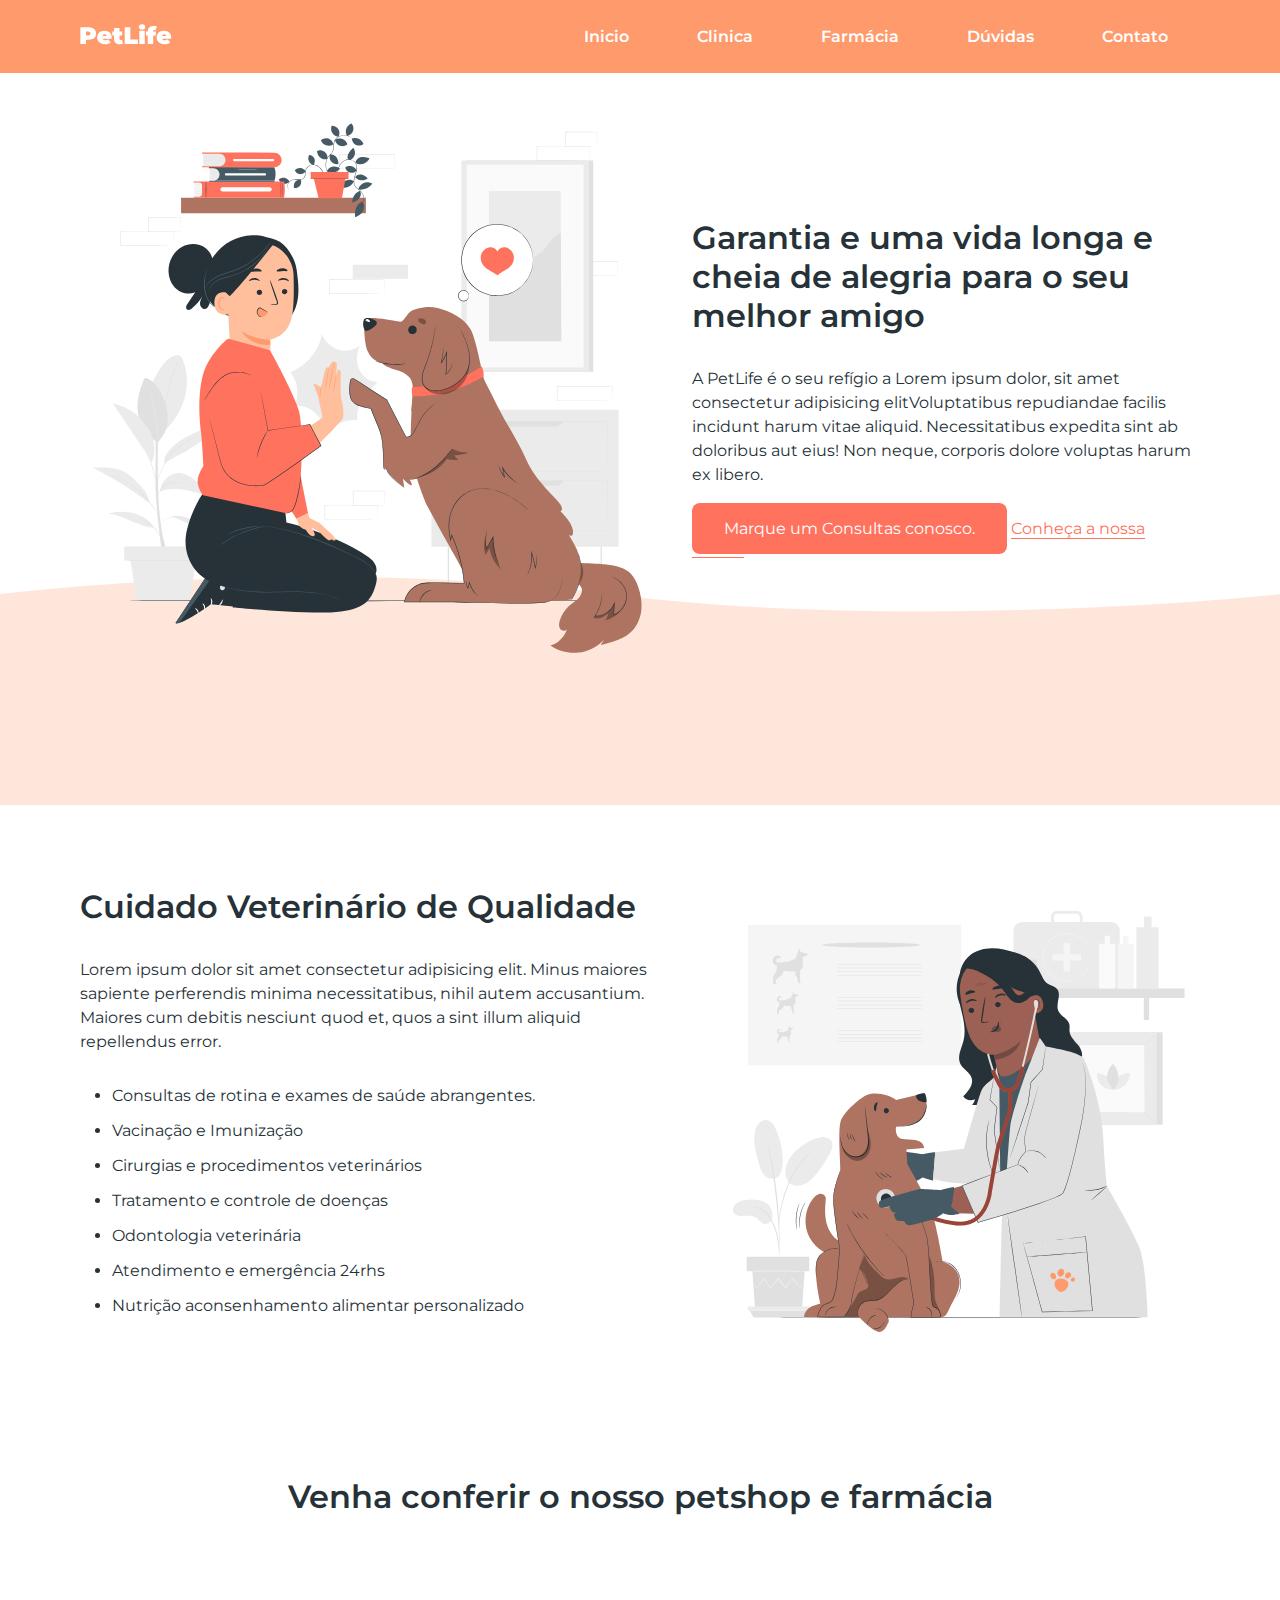
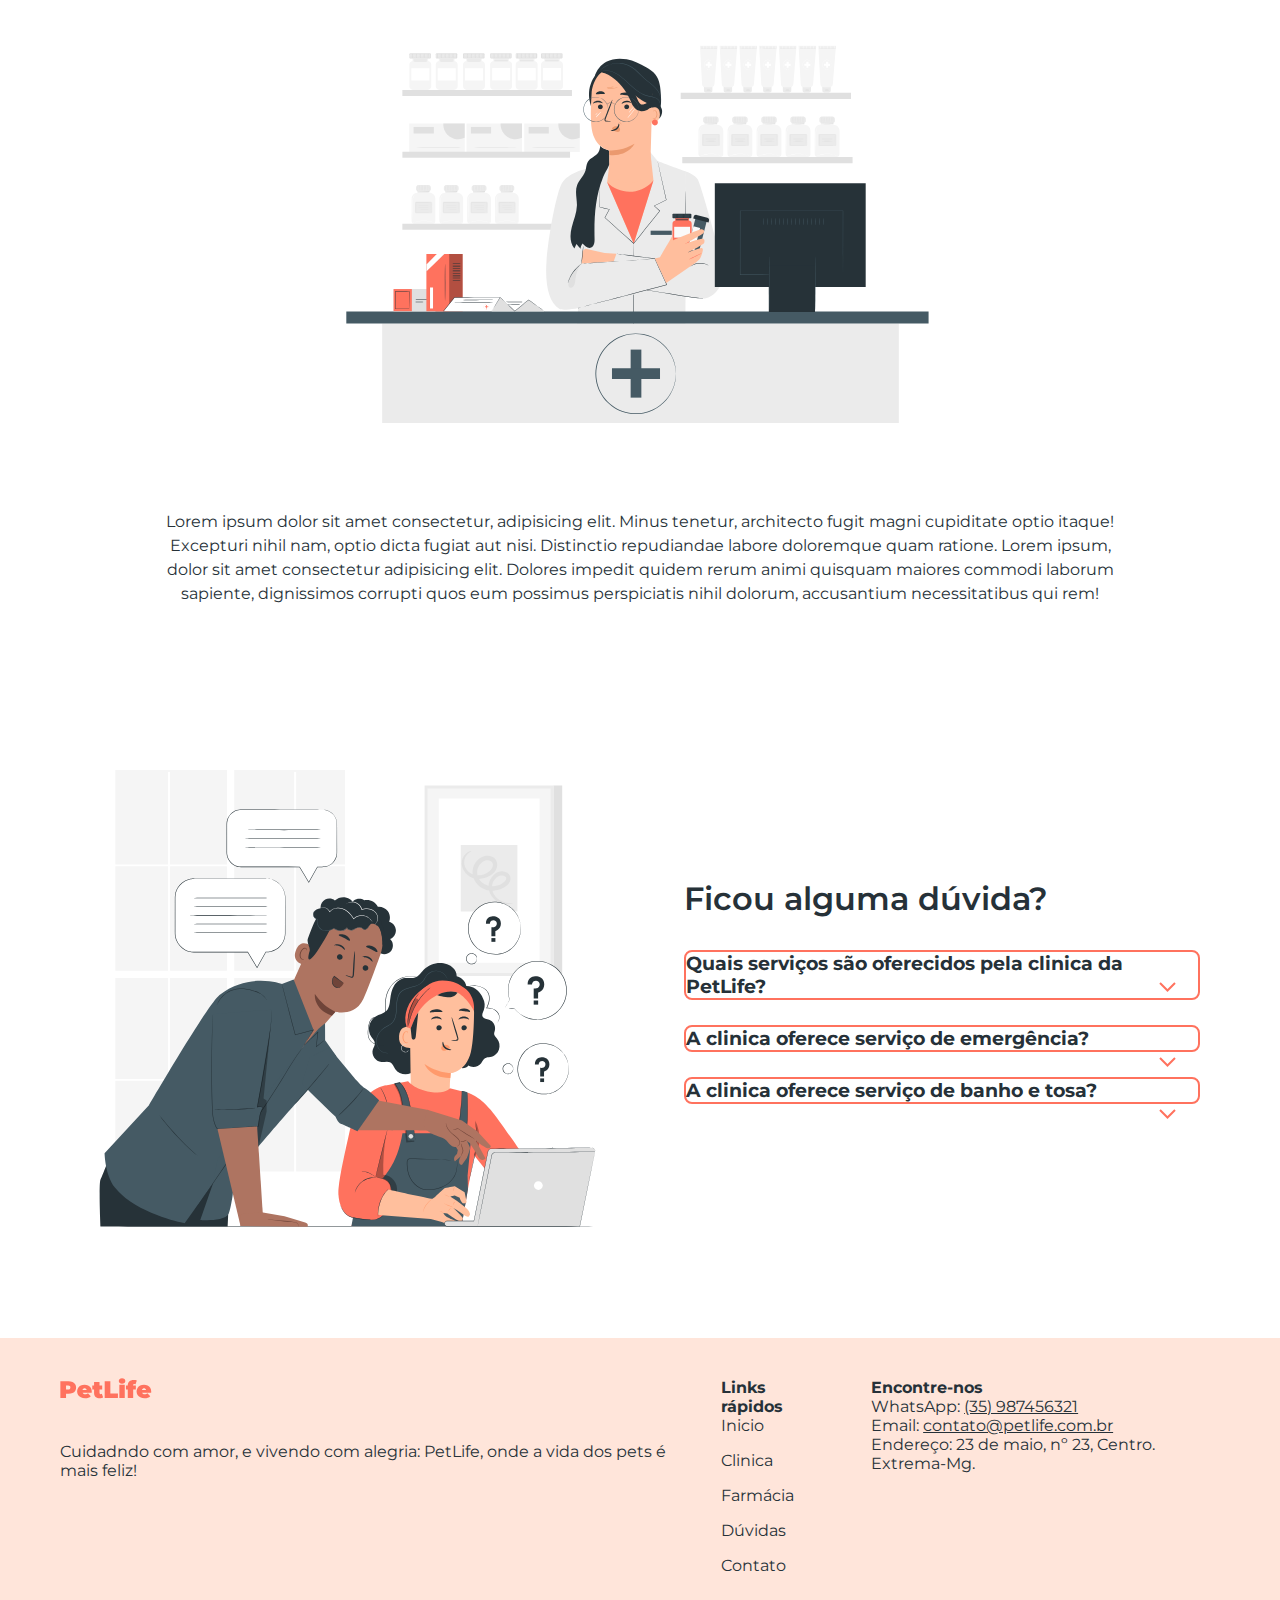
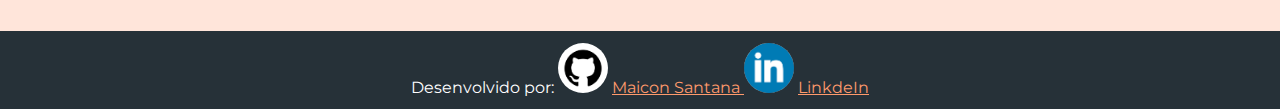
<file: index.html>
<!DOCTYPE html>
<html lang="pt-br">
<head>
    <meta charset="UTF-8">
    <meta name="viewport" content="width=device-width, initial-scale=1.0">
    <link rel="stylesheet" href="style.css">
    <title>PetLife</title>
    <link rel="preconnect" href="https://fonts.googleapis.com">
    <link rel="preconnect" href="https://fonts.gstatic.com" crossorigin>
    <link href="https://fonts.googleapis.com/css2?family=Montserrat:wght@400;600&display=swap" rel="stylesheet">
</head>
<body>
    <header>
        <a href="index.html">
            <img src="img/logo-white.svg" alt="PetLife">
        </a>
        <nav>
            <a href="#inicio">Inicio</a>
            <a href="#clinica">Clinica</a>
            <a href="#farmacia">Farmácia</a>
            <a href="#duvidas">Dúvidas</a>
            <a href="contato.html">Contato</a>
        </nav>
    </header>
    <main>
        <section id="inicio">
            <img src="img/start-img.svg" alt="Cachorro comprimentando" width="580" height="580">
        <div>
            <h1>Garantia e uma vida longa e cheia de alegria para o seu melhor amigo</h1>
            <p class="paragrafo">A PetLife é o seu refígio a Lorem ipsum dolor,
                sit amet consectetur adipisicing elitVoluptatibus repudiandae facilis incidunt harum vitae aliquid. Necessitatibus expedita sint ab doloribus aut eius! Non neque, corporis dolore voluptas harum ex libero.</p>
            <a class="botao" href="https://wa.me/346654620x3" target="_blank">Marque um Consultas conosco.</a>
            <a class="botao-transparente"href="#clinica"> Conheça a nossa Clinica</a>
        </div>

        <img class="absolute" src="img/shape.svg" alt="" />
        </section>

        <section id="clinica">
            <div>
            <h2>Cuidado Veterinário de Qualidade</h2>
            <p class="paragrafo">Lorem ipsum dolor sit amet consectetur adipisicing elit.
                Minus maiores sapiente perferendis minima necessitatibus,
                nihil autem accusantium.
                Maiores cum debitis nesciunt quod et, quos a sint illum aliquid
                repellendus error.</p>
                <ul>
                    <li> Consultas de rotina e exames de saúde abrangentes.</li>
                    <li>Vacinação e Imunização</li>
                    <li>Cirurgias e procedimentos veterinários</li>
                    <li>Tratamento e controle de doenças</li>
                    <li>Odontologia veterinária</li>
                    <li>Atendimento e emergência 24rhs</li>
                    <li>Nutrição  aconsenhamento alimentar personalizado</li>
                </ul>
            </div>
            <img src="img/clinic-img.svg" alt="" width="480" height="480" loading="lazy">
        </section>

        <section id="farmacia">
            <h2> Venha conferir o nosso petshop e farmácia</h2>
            <img src="img/shop-img.svg" alt="Mulher em balcão de farmácia" width="645" height="430" loading="lazy">
            <p class="paragrafo"> Lorem ipsum dolor sit amet consectetur, adipisicing elit. Minus tenetur, architecto fugit magni
                cupiditate optio itaque! Excepturi nihil nam, optio dicta fugiat aut nisi. Distinctio repudiandae labore doloremque quam ratione.
                Lorem ipsum, dolor sit amet consectetur adipisicing elit. Dolores impedit quidem rerum animi quisquam maiores commodi laborum sapiente, dignissimos corrupti quos eum possimus perspiciatis nihil dolorum, accusantium necessitatibus qui rem!
                </p>
        </section>

        <section id="duvidas">
            <img src="img/faq-img.svg" alt="" width="540" height="540" loading="lazy">
            
            <div>
                <h2>Ficou alguma dúvida?</h2>

                <div class="duvida">
                    <h3>Quais serviços são oferecidos pela clinica da PetLife?</h3>
                    <img src="img/arrow-down.svg" alt="">
                <p class="paragrafo">
                    Lorem ipsum dolor sit amet consectetur adipisicing elit.
                    Harum rem dolores cupiditate ratione facilis nesciunt at error alias adipisci quisquam aut placeat numquam ipsa, necessitatibus quaerat nam commodi reprehenderit minus!
                </p>
                </div>

                <div class="duvida">
                    <h3>A clinica oferece serviço de emergência?</h3>
                    <img src="img/arrow-down.svg" alt="">
                <p class="paragrafo">
                    Lorem ipsum dolor sit amet consectetur adipisicing elit.
                    Harum rem dolores cupiditate ratione facilis nesciunt at error alias adipisci quisquam aut placeat numquam ipsa, necessitatibus quaerat nam commodi reprehenderit minus!
                </p>
                </div>

                <div class="duvida">
                    <h3>A clinica oferece serviço de banho e tosa?</h3>
                    <img src="img/arrow-down.svg" alt="">
                <p class="paragrafo">
                    Lorem ipsum dolor sit amet consectetur adipisicing elit.
                    Harum rem dolores cupiditate ratione facilis nesciunt at error alias adipisci quisquam aut placeat numquam ipsa, necessitatibus quaerat nam commodi reprehenderit minus!
                </p>
                </div>

        </div>
        </section>

        <footer>
            <div>
                <img src="/img/logo.svg" alt="PetLife"> <br>
                <p>Cuidadndo com amor, e vivendo com alegria: PetLife, onde a vida dos pets é mais feliz!</p>
            </div>

            <div>
                <strong class="titulo"> Links rápidos</strong>
                <nav>
                    <a href="#inicio">Inicio</a>
                    <a href="#clinica">Clinica</a>
                    <a href="#farmacia">Farmácia</a>
                    <a href="#duvidas">Dúvidas</a>
                    <a href="contato.html">Contato</a>
                </nav>
            </div>

            <div>
                <strong class="titulo"> Encontre-nos</strong>
                <p>WhatsApp: <a href="https:wa.me/5535987456321" target="_blank">(35) 987456321</a></p>
                <p>Email: <a href="mailto:contato@petlife.com.br" >contato@petlife.com.br</a></p>
                <p>Endereço: 23 de maio, nº 23, Centro. Extrema-Mg. </p>
            </div>
        </footer>
        <div id="copyright">
           Desenvolvido por:
           <img src="img/gh.jpg" alt="GitHub" width="50" height="50">
           <a src="img/gh.jpg" href="https://github.com/stn8m0n"> Maicon Santana </a>
           <img src="img/In.png" alt="LinkdeIn" width="50" height="50">
           <a src="img/In.png" href="https://www.linkedin.com/in/stn-maicon/">LinkdeIn</a>
        </div>
    </main>
</body>
<script src="index.js"></script>
</html>
</file>
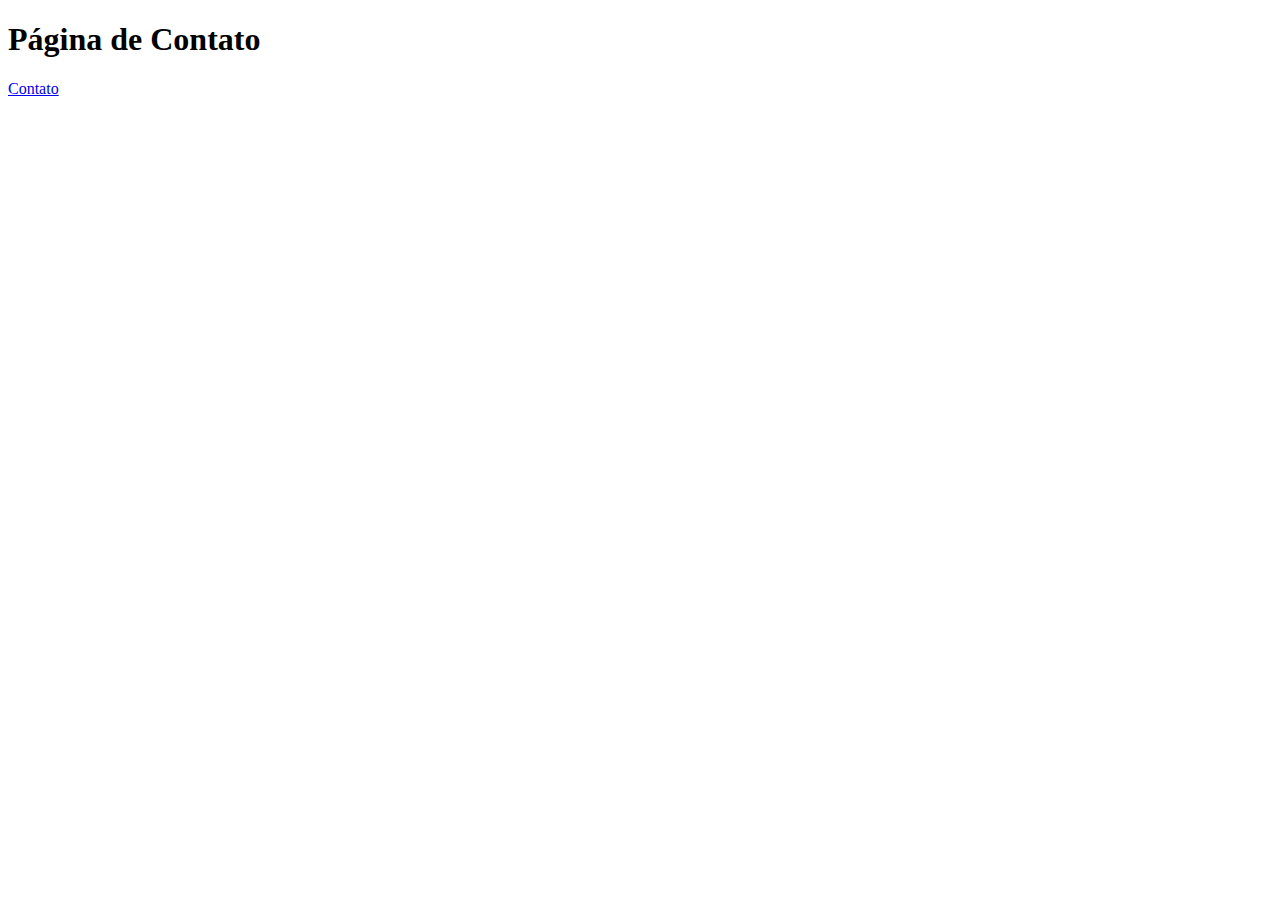
<file: contato.html>
<!DOCTYPE html>
<html lang="en">
<head>
    <meta charset="UTF-8">
    <meta name="viewport" content="width=device-width, initial-scale=1.0">
    <title>Contato</title>
</head>
<body>
    <h1>Página de Contato</h1>
    <nav>
        <a href="index.html">Contato</a>
    </nav>
</body>
</html>
</file>
<file: style.css>
* {
    font-family: 'Montserrat',sans-serif;
    box-sizing: border-box;
    margin: 0;
    padding: 0;
}

body {
    color: #263138;
}

header {
    background-color: #ff9a6c;
    display: flex;
    align-items: center; /*alinha na vertical*/
    justify-content: space-between;
    padding-left: 80px;
    padding-right: 80px;
    padding-top: 24px;
    padding-bottom: 24px;
}

header nav a {
    color: #ffffff;
    font-weight: 600;
    padding: 32px 32px;
    text-decoration: none;
}

#inicio {
    display: flex;
    align-items: center;
    gap: 32px;
    /*topo, direita, baixo, esquerda*/
    padding: 24px 80px 128px 80px;
    position: relative;
}

h1,
h2 {
    font-weight: 600;
    font-size:  32px;
    margin-bottom: 32px;
}

.paragrafo {
    line-height: 150%;
    margin-bottom: 32px;
}

.botao {
    background-color: #ff725e;
    border-radius: 8px;
    color: #ffffff;
    /*vertical, horizontal*/
    padding: 16px 32px;
    text-decoration: none;
}

.botao-transparente {
    background-color: transparent;
    color: #ff725e;
    padding: 16px, 32px;
    text-underline-offset: 4px;
}

.absolute {
    position: absolute;
    bottom: 0;
    left: 0;
    width: 100%;
    z-index: -10;
}

#clinica {
    display: flex;
    align-items: center;
    gap: 64px;
    padding: 64px 80px;
}

#clinica li {
    margin-bottom: 16px;
    margin-left: 32px;
}

#farmacia {
    padding: 64px 80px;
    text-align: center;
}

#farmacia img {
    margin: 64px auto;
}

#farmacia .paragrafo {
    max-width: 950px ;
    margin: 0 auto;
}

#duvidas{
    display: flex;
    align-items: center;
    gap: 64px;
    padding: 64px 80px;
    
}

.duvida{
    position: relative;
}

.duvida h3 {
    border: 2px solid #ff725e;
    border-radius: 8px;
    cursor: pointer;
}

.duvida img{
    position: absolute;
    top: 32px;
    right: 24px;
}

.duvida .paragrafo {
    border-right: 1px solid #ff725e;
    border-bottom: 1px solid #ff725e;
    border-left: 1px solid #ff725e;
    border-radius: 0 0 8px 8px;
    margin-top: -8px;
    padding: 0 24px;
    height: 0;
    opacity: 0;
    overflow: hidden;
    transition: .2s;
}

.duvida.ativa .paragrafo{
    height: fit-content;
    opacity: 1;
    padding: 24px;

}

footer {
    background-color: rgba(255,152, 108, 0.25);
    display: flex;
    gap: 50px;
    padding: 40px 60px;
}

footer img,
footer titulo {
    display: block;
    font-weight: 600;
    margin-bottom: 24px;
}

footer nav a {
    color: #263138;
    display: block;
    margin-bottom: 16px;
    text-decoration: none;
}

footer p a {
    color:#263138;
    text-align: none;
    max-width: 350px;
}

#copyright {
    background-color: #263138;
    color: #ffffff;
    padding: 12px;
    text-align: center;

}

#copyright a {
    color: #ff9a6c;
}

#copyright img{
    border-radius: 70px;
}
</file>
